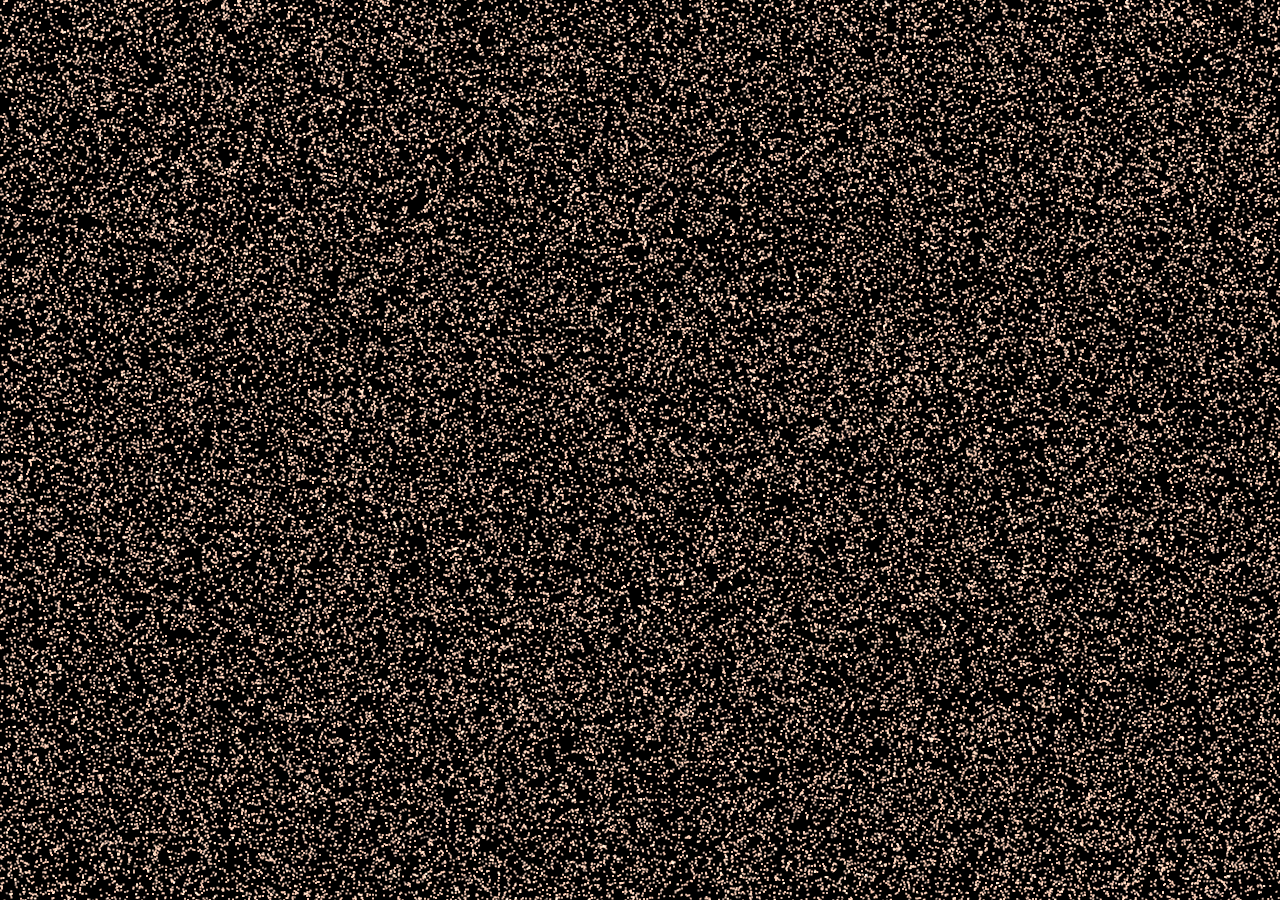
<file: project-1/index.html>
<!DOCTYPE html>
<html>
    <head>
        <link rel="stylesheet" href="style.css">
        <title>Projecto 1 - CGI 2022/2023</title>
    </head>
    <body>
        <script type="module" src="./app.js"></script>
    </body>    
</html>
</file>
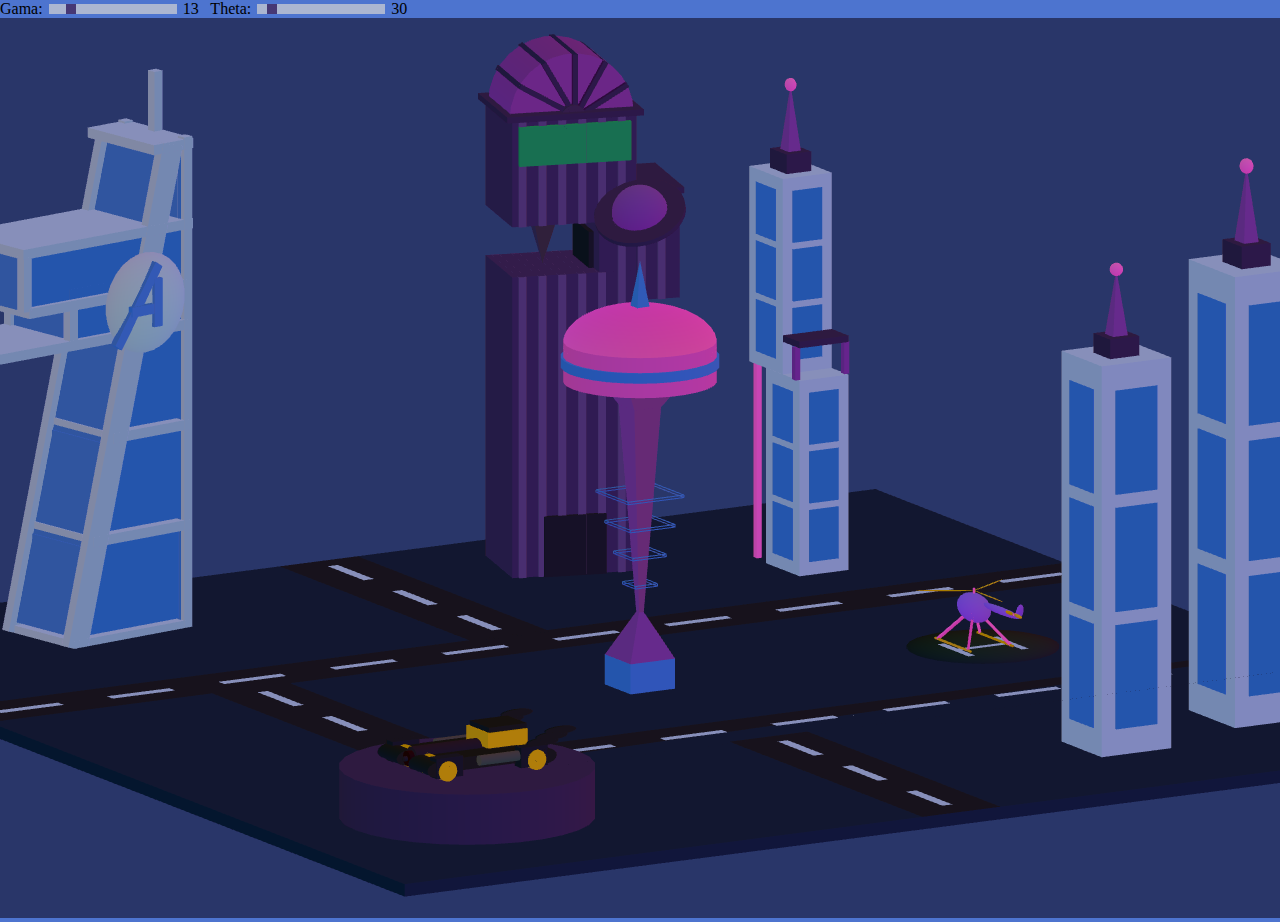
<file: project-2/index.html>
<!DOCTYPE html>
<html>
    <head> 
        <link rel="stylesheet" href="styles.css">
        <title>Projeto 2 :)</title>
        <script type="module" src="./app.js"></script>
    </head>
    <body>

        <div class="slidecontainer"></div>
                Gama:
                <input type="range" min="0" max="90" value="13" class="slider" id="1">
                <span id="gama"></span> 

            
                &nbsp; Theta:
                <input type="range" min="0" max="360" value="30" class="slider" id="2">
                <span id="theta"></span>
            
        </div>
        
        <canvas id="gl-canvas" width="128" height="128">
            Oops! Something went wrong!
        </canvas>
        
    </body>

    <script>
        var slider1 = document.getElementById("1");
        var output1 = document.getElementById("gama");
        output1.innerHTML = slider1.value;
        
        slider1.oninput = function() {
          output1.innerHTML = this.value;
        }

        var slider2 = document.getElementById("2");
        var output2 = document.getElementById("theta");
        output2.innerHTML = slider2.value;
        
        slider2.oninput = function() {
          output2.innerHTML = this.value;
        }
    </script>
   
</html>
</file>
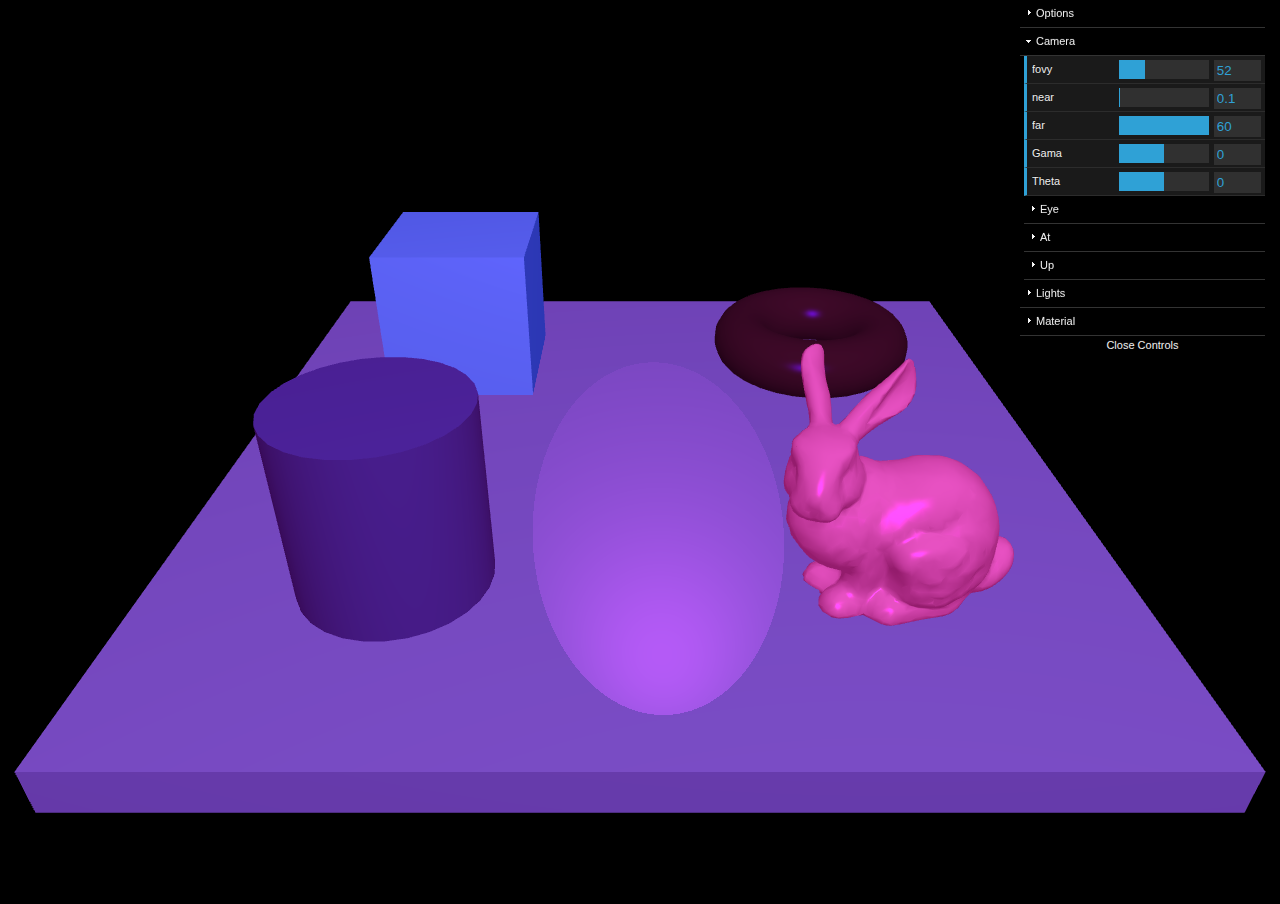
<file: project-3/index.html>
<!DOCTYPE html>
<html>
    <head> 
        <link rel="stylesheet" href="styles.css">
        <title>Projeto 3 :)</title>
        <script type="module" src="./app.js"></script>
    </head>
    <body>
        <canvas id="gl-canvas" width="128" height="128">
            Oops! Something went wrong!
        </canvas>
        
    </body>
</html>
</file>
<file: project-1/style.css>
html, body {
    width: 100%;
    height: 100%;
    margin: 0px;
    border: 0;
    overflow: hidden; /*  Disable scrollbars */
    display: block;  /* No floating content on sides */
}
</file>
<file: project-2/styles.css>
body, html {
    height: 100%;
}
body {
    /*display: flex;*/
    margin: 0px;
    overflow: hidden; /*  Disable scrollbars */
    background-color: rgb(77, 116, 207);
}


.slidecontainer {
  width: 1%; /* Width of the outside container */
}


/* The slider itself */
.slider {
  -webkit-appearance: none;  /* Override default CSS styles */
  appearance: none;
  width: 10%; /* Full-width */
  height: 10px; /* Specified height */
  background: #d3d3d3; /* Grey background */
  outline: none; /* Remove outline */
  opacity: 0.7; /* Set transparency (for mouse-over effects on hover) */
  -webkit-transition: .2s; /* 0.2 seconds transition on hover */
  transition: opacity .2s;
}

/* Mouse-over effects */
.slider:hover {
  opacity: 1; /* Fully shown on mouse-over */
}

/* The slider handle (use -webkit- (Chrome, Opera, Safari, Edge) and -moz- (Firefox) to override default look) */
.slider::-webkit-slider-thumb {
  -webkit-appearance: none; /* Override default look */
  appearance: none;
  width: 10px; /* Set a specific slider handle width */
  height: 10px; /* Slider handle height */
  background: #441f50; /* Green background */
  cursor: pointer; /* Cursor on hover */
}
</file>
<file: project-3/styles.css>
body, html {
    height: 100%;
}
body {
    /*display: flex;*/
    margin: 0px;
    overflow: hidden; /*  Disable scrollbars */
    background-color: black;
}
</file>
